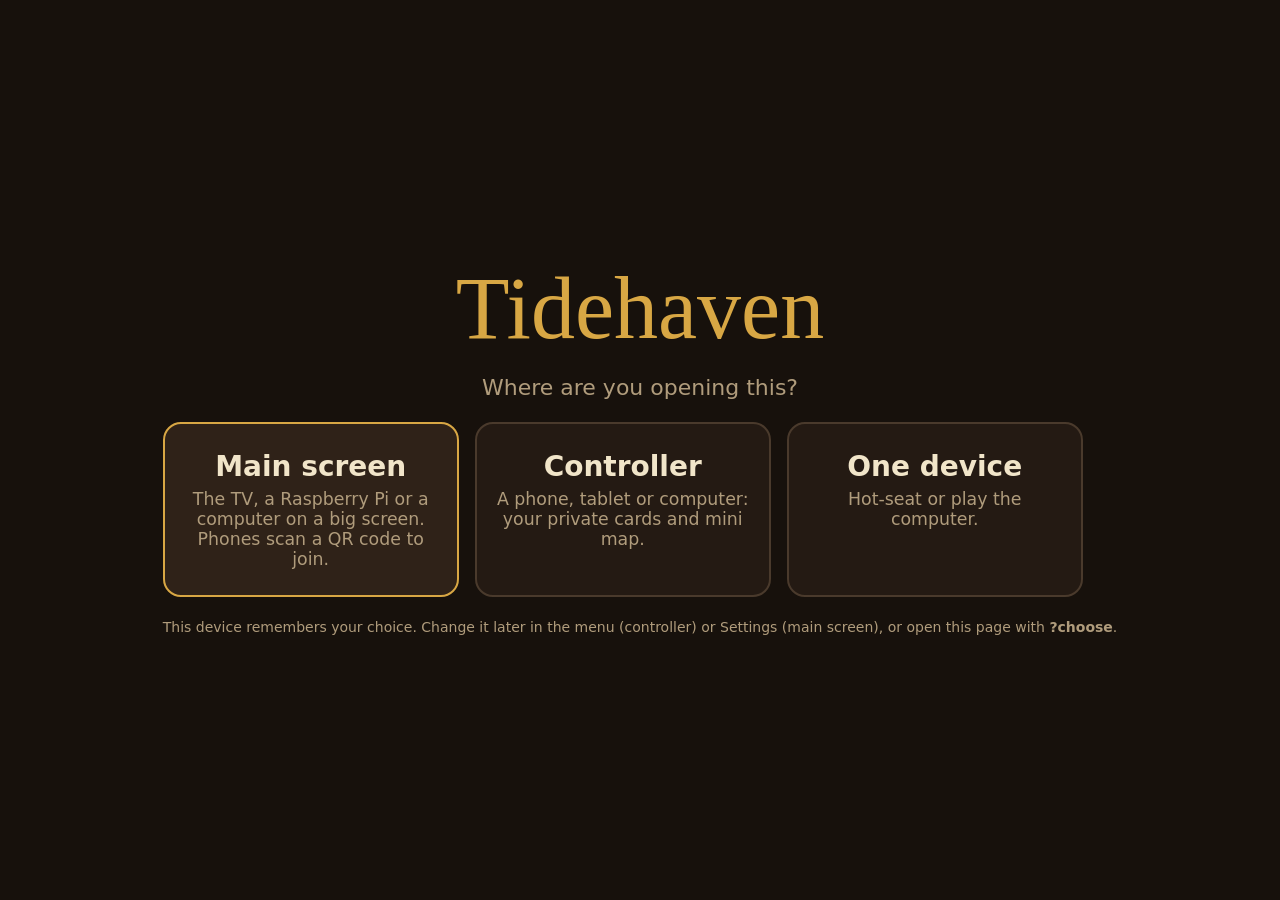
<file: game/index.html>
<!DOCTYPE html>
<html lang="en"><head><meta charset="utf-8"><meta name="viewport" content="width=device-width, initial-scale=1, viewport-fit=cover">
<title>Tidehaven</title>
<script>(function(){try{var r=localStorage.getItem("tidehaven.role"),c=/[?&]choose/.test(location.search);if(!c&&(r==="tv"||r==="pad"))location.replace((r==="tv"?"tv.html":"pad.html")+location.search.replace(/[?&]choose/,""));}catch(e){}})();</script><link rel="manifest" href="manifest.webmanifest"><meta name="theme-color" content="#17110c">
<link rel="apple-touch-icon" href="icons/apple-touch-icon.png?v=2"><link rel="icon" href="icons/icon-192.png?v=2">
<style>
*{box-sizing:border-box}html,body{margin:0;min-height:100%;background:#17110c;color:#f1e5c9;font-family:"Alegreya Sans","Gill Sans","Segoe UI",system-ui,sans-serif}
main{min-height:100vh;display:grid;place-content:center;gap:22px;padding:28px;text-align:center}
h1{font:400 clamp(44px,8vw,88px)/1 "IM Fell English SC",Georgia,serif;margin:0;color:#d8a744}
p{margin:0;color:#b09c7c;font-size:clamp(16px,2.4vw,22px)}
.row{display:grid;grid-template-columns:repeat(auto-fit,minmax(220px,1fr));gap:16px;width:min(920px,92vw)}
a{display:block;padding:26px 18px;border-radius:18px;background:#241a13;border:2px solid #4a3a2c;color:#f1e5c9;text-decoration:none;font-weight:800;font-size:clamp(20px,2.6vw,28px)}
a:hover,a:focus-visible{border-color:#d8a744;outline:none;background:#2f2218}
a small{display:block;margin-top:6px;font-weight:500;font-size:.62em;color:#b09c7c}
</style></head><body><main>
<h1>Tidehaven</h1><p>Where are you opening this?</p>
<div class="row">
<a href="tv.html" autofocus data-role="tv">Main screen<small>The TV, a Raspberry Pi or a computer on a big screen. Phones scan a QR code to join.</small></a>
<a href="pad.html" data-role="pad">Controller<small>A phone, tablet or computer: your private cards and mini map.</small></a>
<a href="game.html">One device<small>Hot-seat or play the computer.</small></a>
</div><p style="font-size:14px">This device remembers your choice. Change it later in the menu (controller) or Settings (main screen), or open this page with <b>?choose</b>.</p></main>
<script>document.addEventListener("click",function(e){var a=e.target.closest("[data-role]");if(a){try{localStorage.setItem("tidehaven.role",a.dataset.role);}catch(x){}}});</script>
<script>if("serviceWorker" in navigator&&location.protocol!=="file:")navigator.serviceWorker.register("sw.js").catch(function(){});</script>
</body></html>
</file>
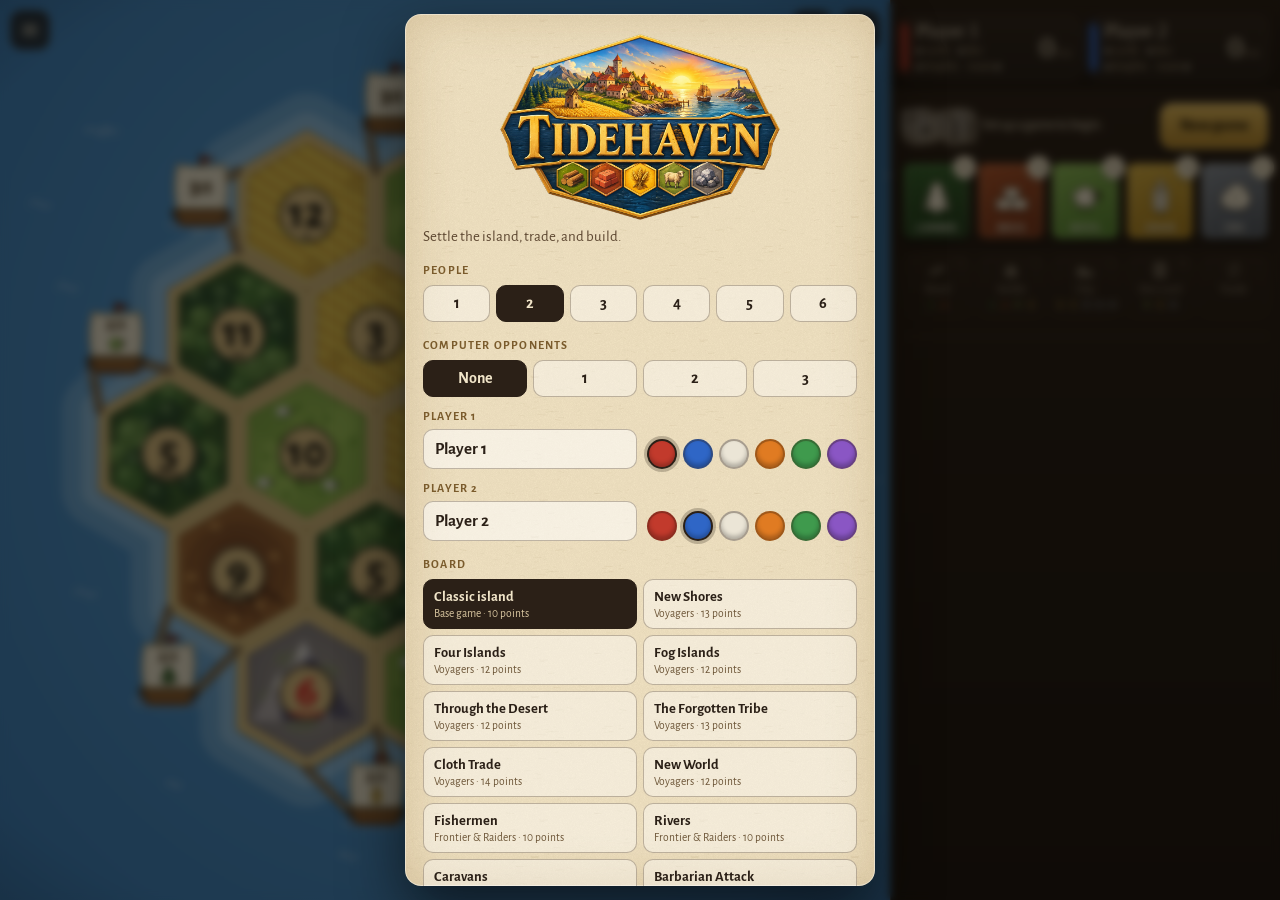
<file: game/game.html>
<!DOCTYPE html>
<html lang="en" data-view="flat">
<head>
<meta charset="utf-8">
<meta name="viewport" content="width=device-width, initial-scale=1, viewport-fit=cover">
<title>Tidehaven</title>
<link rel="preconnect" href="https://fonts.googleapis.com">
<link rel="preconnect" href="https://fonts.gstatic.com" crossorigin>
<link href="https://fonts.googleapis.com/css2?family=IM+Fell+English+SC&family=Alegreya+Sans:wght@400;500;700;800&display=swap" rel="stylesheet" media="print" onload="this.media='all'">
<noscript><link href="https://fonts.googleapis.com/css2?family=IM+Fell+English+SC&family=Alegreya+Sans:wght@400;500;700;800&display=swap" rel="stylesheet"></noscript>
<style>
:root{
  /* One visual world: a walnut games table at night. The 3D board fills the stage;
     a walnut rail with brass trim holds dice, hand and actions (bottom on phones, right side on wide screens). */
  --walnut:#17110c;
  --rail:#241a13;
  --line:#4a3a2c;
  --parchment:#f1e5c9;
  --paper:#eee0c0;
  --ink:#2b2017;
  --muted:#b09c7c;
  --brass:#d8a744;
  --brass-deep:#a87a24;
  --alert:#e0664a;
  --display:"IM Fell English SC","Iowan Old Style",Georgia,serif;
  --body:"Alegreya Sans","Gill Sans","Segoe UI",system-ui,sans-serif;
  --grain:none;
  color-scheme:dark;
}
*{box-sizing:border-box}
html,body{height:100%;margin:0;background:var(--walnut);color:var(--parchment);font-family:var(--body);-webkit-tap-highlight-color:transparent;overscroll-behavior:none}
body{overflow:hidden}
button{font:inherit;color:inherit;cursor:pointer;touch-action:manipulation;-webkit-user-select:none;user-select:none}
button:disabled{cursor:default}
button:focus-visible,input:focus-visible{outline:2px solid var(--brass);outline-offset:2px}
#app{position:fixed;inset:0;display:grid;grid-template-rows:auto minmax(0,1fr) auto;grid-template-areas:"scores" "stage" "rail"}

/* ---------- scores ---------- */
#scores{grid-area:scores;display:grid;grid-template-columns:1fr 1fr;gap:8px;padding:calc(8px + env(safe-area-inset-top)) max(10px,env(safe-area-inset-right)) 8px max(10px,env(safe-area-inset-left));background:linear-gradient(180deg,#2a1f17,#1d1610);border-bottom:1px solid var(--line);z-index:2}
.pc{position:relative;min-width:0;border-radius:12px;padding:6px 10px 7px 14px;background:rgba(255,255,255,.03);border:1px solid #3a2d22;display:grid;grid-template-columns:minmax(0,1fr) auto;gap:1px 8px;align-items:center;transition:border-color .3s,background .3s}
.pc::before{content:"";position:absolute;left:0;top:9px;bottom:9px;width:5px;border-radius:0 4px 4px 0;background:var(--pc);box-shadow:0 0 8px var(--pc)}
.pc.on{border-color:var(--brass);background:linear-gradient(180deg,rgba(216,167,68,.16),rgba(216,167,68,.04));box-shadow:0 0 0 1px rgba(216,167,68,.25),0 6px 18px rgba(0,0,0,.35)}
.pname{font-family:var(--display);font-size:19px;line-height:1.1;white-space:nowrap;overflow:hidden;text-overflow:ellipsis}
.vp{font-family:var(--display);font-size:30px;line-height:1;grid-row:span 2;text-align:right;font-variant-numeric:tabular-nums}
.vp small{font-size:13px;color:var(--muted);font-family:var(--body)}
.pstats{display:flex;gap:2px 9px;flex-wrap:wrap;font-size:12px;color:var(--muted);font-variant-numeric:tabular-nums}
.pstats b{color:var(--parchment);font-weight:700}
.badges{grid-column:1/-1;display:flex;gap:4px;flex-wrap:wrap;margin-top:3px}
.badge{font-size:10px;font-weight:800;letter-spacing:.06em;text-transform:uppercase;padding:2px 6px;border-radius:5px;background:var(--brass);color:#2b1d08}

/* ---------- stage ---------- */
#stage{grid-area:stage;position:relative;min-height:0;overflow:hidden;background:radial-gradient(ellipse at 50% 45%,#2a1d14,#120c08 75%)}
#stage::after{content:"";position:absolute;inset:0;pointer-events:none;z-index:1;background:radial-gradient(125% 100% at 50% 50%,transparent 56%,rgba(8,4,2,.34) 82%,rgba(6,3,1,.62) 100%)}
.stage-ui,#toast,#modechip,#barb,#ticker{z-index:3}
@media (min-width:900px) and (hover:hover){
  #stage::before{content:"";position:absolute;inset:0;pointer-events:none;z-index:1;-webkit-backdrop-filter:blur(3px);backdrop-filter:blur(3px);
    -webkit-mask-image:linear-gradient(to bottom,#000 0,transparent 15%,transparent 82%,#000 100%);mask-image:linear-gradient(to bottom,#000 0,transparent 15%,transparent 82%,#000 100%)}
  .calm #stage::before{display:none}
}
#gl{position:absolute;inset:0;width:100%;height:100%;display:block;touch-action:none;outline:none}
.stage-ui{position:absolute;top:10px;left:10px;right:10px;display:flex;justify-content:space-between;pointer-events:none}
.icon-btn{pointer-events:auto;width:40px;height:40px;border-radius:12px;border:1px solid rgba(240,220,180,.18);background:rgba(28,20,14,.72);backdrop-filter:blur(6px);-webkit-backdrop-filter:blur(6px);display:grid;place-items:center;color:var(--parchment)}
.icon-btn svg{width:20px;height:20px}
.ui-right{display:flex;gap:8px;pointer-events:none}
.flycard{position:fixed;left:0;top:0;width:28px;height:38px;border-radius:5px;z-index:30;pointer-events:none;box-shadow:0 3px 8px rgba(0,0,0,.5),inset 0 0 0 1px rgba(0,0,0,.35);display:grid;place-items:center;will-change:transform,opacity}
.flycard img{width:18px;height:18px;filter:drop-shadow(0 1px 0 rgba(0,0,0,.4))}
.undo{margin-left:8px;border:1px solid rgba(240,220,180,.32);background:rgba(240,220,180,.06);color:var(--parchment);border-radius:999px;padding:3px 11px;font-size:12px;font-weight:700;vertical-align:middle}
#toast{position:absolute;left:50%;top:14px;transform:translate(-50%,-8px);max-width:min(92%,520px);padding:9px 16px;border-radius:12px;background:var(--paper);background-image:var(--grain);color:var(--ink);font-weight:700;font-size:14.5px;line-height:1.3;text-align:center;box-shadow:0 10px 30px rgba(0,0,0,.45);opacity:0;pointer-events:none;transition:opacity .25s,transform .25s;z-index:3}
#toast.show{opacity:1;transform:translate(-50%,0)}
#modechip{position:absolute;left:50%;bottom:12px;transform:translateX(-50%);display:flex;align-items:center;gap:10px;padding:6px 6px 6px 14px;border-radius:999px;background:rgba(28,20,14,.85);border:1px solid var(--brass);font-size:14px;white-space:nowrap;z-index:3}
#modechip button{border:0;border-radius:999px;padding:6px 12px;background:var(--parchment);color:var(--ink);font-weight:800;font-size:13px}
#modechip button[hidden]{display:none}
#modetext{display:flex;align-items:center;gap:8px}
.kind{display:inline-flex;border:1px solid rgba(240,220,180,.3);border-radius:999px;overflow:hidden}
#modechip .kind button{border-radius:0;background:transparent;color:var(--parchment);padding:5px 10px}
#modechip .kind button.sel{background:var(--brass);color:#2a1b06}
#ticker{position:absolute;left:10px;bottom:12px;max-width:min(78%,460px);padding:6px 12px;border-radius:999px;border:1px solid rgba(240,220,180,.14);background:rgba(28,20,14,.66);backdrop-filter:blur(6px);-webkit-backdrop-filter:blur(6px);font-size:12.5px;color:var(--muted);white-space:nowrap;overflow:hidden;text-overflow:ellipsis;text-align:left}
#ticker b{color:var(--parchment);font-weight:600}
#nogl{position:absolute;inset:0;display:grid;place-items:center;padding:24px;text-align:center;color:var(--muted)}
#nogl[hidden],#modechip[hidden],#ticker[hidden]{display:none}

/* ---------- rail ---------- */
#rail{grid-area:rail;display:grid;gap:9px;align-content:start;padding:10px max(12px,env(safe-area-inset-right)) calc(10px + env(safe-area-inset-bottom)) max(12px,env(safe-area-inset-left));background:linear-gradient(180deg,#2b2017,#1d1610);border-top:1px solid var(--line);box-shadow:0 -12px 30px rgba(0,0,0,.45);z-index:2}
.r-top{display:grid;grid-template-columns:auto minmax(0,1fr) auto;align-items:center;gap:10px}
#msg{font-size:14px;line-height:1.25;color:var(--parchment)}
#msg .sub{display:block;color:var(--muted);font-size:12.5px}
.btn{border:1px solid #5a4636;background:linear-gradient(#3b2e23,#2a2019);color:var(--parchment);border-radius:12px;padding:10px 14px;font-weight:700;font-size:15px}
.btn:disabled{opacity:.45}
.btn.primary{border-color:#f0c96e;background:linear-gradient(#ecc15e,#b98a2c);color:#2a1b06;font-weight:800;box-shadow:inset 0 1px 0 rgba(255,255,255,.45),0 4px 12px rgba(0,0,0,.35)}
#primary{min-width:108px;height:46px;font-size:16px}
#primary.pulse:not(:disabled){animation:pulse 1.8s ease-in-out infinite}
@keyframes pulse{50%{box-shadow:inset 0 1px 0 rgba(255,255,255,.45),0 0 0 5px rgba(216,167,68,.22),0 4px 12px rgba(0,0,0,.35)}}

.dice{display:flex;gap:7px;padding-left:2px}
.die-wrap{width:30px;height:30px;perspective:260px}
.tilt{width:100%;height:100%;transform-style:preserve-3d;transform:rotateX(-16deg) rotateY(22deg)}
.die{width:30px;height:30px;position:relative;transform-style:preserve-3d}
.die.rolling{transition:transform 1s cubic-bezier(.12,.62,.22,1)}
.dice.idle{opacity:.45}
.face{position:absolute;inset:0;border-radius:6px;background:radial-gradient(circle at 32% 28%,#fffaf0,#e6d7b8);box-shadow:inset 0 0 0 1px rgba(60,40,20,.18),inset 0 -3px 6px rgba(120,90,50,.28);display:grid;grid-template:repeat(3,1fr)/repeat(3,1fr);padding:4px;backface-visibility:hidden;-webkit-backface-visibility:hidden}
.face i{width:5.5px;height:5.5px;border-radius:50%;background:#231b14;place-self:center}
.f1{transform:translateZ(15px)}.f6{transform:rotateY(180deg) translateZ(15px)}.f3{transform:rotateY(90deg) translateZ(15px)}.f4{transform:rotateY(-90deg) translateZ(15px)}.f2{transform:rotateX(90deg) translateZ(15px)}.f5{transform:rotateX(-90deg) translateZ(15px)}

.hand{display:grid;grid-template-columns:repeat(var(--hcols,5),minmax(0,1fr));gap:8px}
.hand.ck{gap:5px}
.hand.ck .card{height:54px}
.hand.ck .card img{width:24px;height:24px;margin-top:-12px}
.hand.ck .card .lbl{font-size:8.5px;letter-spacing:0}
.hand.ck .card .count{min-width:20px;height:20px;font-size:12px;right:-4px;top:-6px}
.card.com::after{border-style:dashed}
.card{position:relative;height:60px;border-radius:8px;background-image:var(--grain),linear-gradient(160deg,var(--c1),var(--c2));box-shadow:0 3px 0 rgba(0,0,0,.35),0 6px 14px rgba(0,0,0,.3),inset 0 0 0 1px rgba(0,0,0,.25);display:grid;place-items:center;overflow:visible}
.card::after{content:"";position:absolute;inset:3px;border-radius:6px;border:1px solid rgba(255,240,210,.35);pointer-events:none}
.card img{width:30px;height:30px;margin-top:-10px;filter:drop-shadow(0 1px 1px rgba(0,0,0,.4))}
.card .lbl{position:absolute;bottom:5px;left:0;right:0;text-align:center;font-size:10.5px;font-weight:800;letter-spacing:.05em;text-transform:uppercase;color:rgba(255,248,230,.92);text-shadow:0 1px 1px rgba(0,0,0,.5)}
.card .count{position:absolute;right:-6px;top:-7px;min-width:23px;height:23px;padding:0 5px;border-radius:12px;background:var(--parchment);color:var(--ink);font-weight:800;font-size:13.5px;display:grid;place-items:center;box-shadow:0 2px 5px rgba(0,0,0,.45);font-variant-numeric:tabular-nums}
.card.zero{filter:saturate(.25) brightness(.7)}
.card.zero .count{background:#7d6d58;color:#2a2018}
.card.bump{animation:bump .5s ease}
@keyframes bump{30%{transform:translateY(-6px) scale(1.06)}}

.devs{display:flex;gap:6px;overflow-x:auto;scrollbar-width:none}
.devs:empty{display:none}
.devs:not(:empty){min-height:38px;align-items:center}
.devchip{flex:none;display:flex;align-items:center;gap:6px;border:1px solid #6b5640;border-radius:9px;padding:6px 10px;background:var(--paper);background-image:var(--grain);color:var(--ink);font-weight:700;font-size:13px}
.devchip .n{font-family:var(--display);font-size:15px}
.devchip.new{opacity:.6}
.devchip.prog{border-color:var(--tc);box-shadow:inset 4px 0 0 var(--tc)}
.devchip em{font-style:normal;font-size:11px;color:#7a5b2c}
#evcard:empty{display:none}
#evcard:not(:empty){display:flex;margin:2px 0}
.evc{flex:1;min-width:0;display:flex;align-items:center;gap:10px;border:1px solid #6b5640;border-radius:10px;padding:6px 10px;background:var(--paper);background-image:var(--grain);color:var(--ink);text-align:left;font:inherit;font-size:13px;line-height:1.3;cursor:pointer}
.evc .num{flex:none;width:36px;height:36px;border-radius:50%;background:#e3c586;border:2px solid #222;display:grid;place-items:center;font-family:var(--display);font-size:19px;font-weight:700;color:#111}
.evc .num.hot{color:#b3261e}
.evc b{font-family:var(--display);font-size:15px;display:block}
.evc small{color:#6b5030;font-size:12px}
.tbc{border:1px solid #6b5640;border-radius:10px;padding:8px 10px;background:var(--paper);background-image:var(--grain);margin:6px 0}
.tbc b{font-family:var(--display);font-size:15px}
.tbc small{color:#7a5b2c;font-size:11.5px}
.tbc p{margin:3px 0 0;font-size:13.5px;line-height:1.35}
.tbcs{display:grid;gap:2px;margin:6px 0}
.fishtoks{display:flex;gap:6px;flex-wrap:wrap;margin:8px 0}
.fishtok{width:36px;height:36px;border-radius:50%;background:#7fb6c8;border:2px solid #2b5666;display:grid;place-items:center;font-weight:800;font-size:16px;color:#10303a}
.fishtok.boot{border-radius:9px;background:#6b5640;border-color:#2b1d0e;color:#fff;font-size:11px;width:44px}

.builds{display:grid;grid-template-columns:repeat(var(--cols,5),minmax(0,1fr));gap:6px}
.bbtn{position:relative;border:1px solid #4d3d2f;background:linear-gradient(#382b21,#281f18);border-radius:11px;padding:6px 2px 5px;display:flex;flex-direction:column;align-items:center;gap:2px;min-width:0}
.bbtn svg{width:20px;height:20px;color:var(--parchment)}
.bbtn .bl{font-size:12px;font-weight:700;white-space:nowrap}
.bbtn .cost{display:flex;gap:1px;height:12px}
.bbtn .cost img{width:12px;height:12px}
.bbtn .left{position:absolute;top:3px;right:5px;font-size:10px;color:var(--muted);font-variant-numeric:tabular-nums}
.bbtn.on{border-color:var(--brass);background:linear-gradient(#5a4322,#3a2b17);box-shadow:0 0 0 2px rgba(216,167,68,.35)}
.bbtn:disabled{opacity:.38}

/* ---------- sheets ---------- */
#ov{position:fixed;inset:0;z-index:20;display:none;align-items:center;justify-content:center;padding:calc(14px + env(safe-area-inset-top)) 14px calc(14px + env(safe-area-inset-bottom));background:rgba(8,5,3,.6);backdrop-filter:blur(4px);-webkit-backdrop-filter:blur(4px)}
#ov.show{display:flex}
#ov.opaque{background:radial-gradient(ellipse at 50% 40%,#2e2117,#120c08 80%)}
.sheet{width:min(470px,100%);max-height:100%;overflow:auto;background-color:var(--paper);background-image:var(--grain);color:var(--ink);border-radius:16px;padding:20px 18px 16px;box-shadow:0 24px 60px rgba(0,0,0,.6),inset 0 0 0 1px rgba(255,255,255,.4),inset 0 0 50px rgba(130,90,30,.22)}
.enter{animation:rise .22s ease-out}
@keyframes rise{from{transform:translateY(10px);opacity:0}}
.sheet h2{font-family:var(--display);font-weight:400;font-size:28px;line-height:1.05;margin:0 0 6px;text-wrap:balance}
.sheet h3{font-size:12px;letter-spacing:.1em;text-transform:uppercase;color:#7a5b2c;margin:16px 0 8px}
.sheet p{margin:0 0 10px;font-size:15.5px;line-height:1.4}
.sheet .lead{color:#5c4630}
.sheet .btn{background:linear-gradient(#4a3829,#2f241b)}
.sheet .btn.primary{background:linear-gradient(#ecc15e,#b98a2c)}
.sheet .btn.ghost{background:transparent;border-color:rgba(60,40,20,.35);color:var(--ink)}
.btns{display:flex;gap:8px;margin-top:16px;flex-wrap:wrap}
.btns .btn{flex:1;min-width:120px}
.brand h1{font-family:var(--display);font-weight:400;font-size:46px;margin:0;line-height:1;letter-spacing:.01em}
.brand .tag{font-size:15px;color:#5c4630;margin:6px 0 4px}
.brand-logo{display:block;width:min(280px,78%);height:auto;margin:0 auto}
.note.declined{background:#f6d9d3;border:2px solid #b3261e;color:#7a1710;border-radius:12px;padding:10px 12px;margin:8px 0;font-size:15px}
.note.declined b{display:block;font-size:17px;margin-bottom:2px}
.seat{display:grid;grid-template-columns:1fr auto;gap:6px 10px;align-items:end;margin-top:12px}
.seat label{grid-column:1/-1;font-size:12px;letter-spacing:.1em;text-transform:uppercase;color:#7a5b2c;font-weight:700}
.seat input{width:100%;font:600 17px var(--body);color:var(--ink);background:rgba(255,255,255,.55);border:1px solid rgba(60,40,20,.3);border-radius:10px;padding:9px 11px}
.sw{display:flex;gap:6px}
.sw button{width:30px;height:30px;border-radius:50%;border:2px solid rgba(40,25,10,.35);background:var(--c);box-shadow:inset 0 -3px 4px rgba(0,0,0,.25)}
.sw button.sel{border-color:var(--ink);box-shadow:0 0 0 3px rgba(43,32,23,.25),inset 0 -3px 4px rgba(0,0,0,.25)}
.seg{display:flex;gap:6px}
.scen{display:grid;grid-template-columns:repeat(2,minmax(0,1fr));gap:6px}
.scen button{text-align:left;border:1px solid rgba(60,40,20,.3);background:rgba(255,255,255,.4);border-radius:10px;padding:8px 10px;color:var(--ink);display:grid;gap:1px}
.scen button b{font-size:14.5px}
.scen button span{font-size:11.5px;color:#6d5638}
.scen button.sel{background:var(--ink);color:var(--parchment);border-color:var(--ink)}
.scen button.sel span{color:#d9c6a0}
.scen-sub{font-size:13.5px!important;margin-top:8px!important}
.seg button{flex:1;border:1px solid rgba(60,40,20,.3);background:rgba(255,255,255,.4);border-radius:10px;padding:8px;font-weight:700;color:var(--ink)}
.seg button.sel{background:var(--ink);color:var(--parchment);border-color:var(--ink)}
.check{display:flex;gap:10px;align-items:flex-start;margin-top:14px;font-size:15px;line-height:1.35}
.check[hidden]{display:none}
.check input{width:20px;height:20px;margin:1px 0 0;accent-color:#7a5b2c;flex:none}
.tabs{display:flex;gap:6px;margin:4px 0 6px}
.tabs button{flex:1;border:1px solid rgba(60,40,20,.3);background:rgba(255,255,255,.35);border-radius:10px;padding:8px;font-weight:700;color:var(--ink)}
.tabs button.sel{background:var(--ink);color:var(--parchment)}
.pick{display:grid;grid-template-columns:repeat(5,minmax(0,1fr));gap:6px}
.rt{border:1px solid rgba(60,40,20,.28);background:rgba(255,255,255,.45);border-radius:10px;padding:6px 2px;display:flex;flex-direction:column;align-items:center;gap:2px;color:var(--ink);min-width:0}
.rt img{width:30px;height:30px}
.rt .rate{font-weight:800;font-size:14px;font-variant-numeric:tabular-nums}
.rt .have{font-size:11px;color:#6d5638}
.rt.sel{background:var(--ink);color:var(--parchment);border-color:var(--ink)}
.rt.sel .have{color:#d9c6a0}
.rt:disabled{opacity:.35}
.stps{display:grid;grid-template-columns:repeat(5,minmax(0,1fr));gap:6px}
.stp{display:flex;flex-direction:column;align-items:center;gap:4px;border:1px solid rgba(60,40,20,.22);border-radius:10px;padding:6px 2px;background:rgba(255,255,255,.35);min-width:0}
.stp img{width:28px;height:28px}
.stp .have{font-size:11px;color:#6d5638}
.stp-ctl{display:flex;align-items:center;gap:2px}
.stp-ctl button{width:26px;height:26px;border-radius:8px;border:1px solid rgba(60,40,20,.3);background:rgba(255,255,255,.6);font-weight:800;color:var(--ink);padding:0;line-height:1}
.stp-ctl button:disabled{opacity:.3}
.stp-ctl b{min-width:16px;text-align:center;font-size:16px;font-variant-numeric:tabular-nums}
.offer{display:flex;align-items:center;justify-content:center;gap:10px;flex-wrap:wrap;margin:12px 0;padding:12px;border-radius:12px;background:rgba(255,255,255,.4)}
.offer .side{display:flex;gap:4px;flex-wrap:wrap;justify-content:center}
.offer .side span{display:flex;align-items:center;gap:2px;font-weight:800}
.offer .side img{width:26px;height:26px}
.offer .arrow{font-family:var(--display);font-size:20px;color:#7a5b2c}
.hist{display:flex;gap:3px;height:112px;margin:12px 0 2px;padding:6px 4px 0;border-radius:10px;background:rgba(255,255,255,.35)}
.hb{flex:1;display:flex;flex-direction:column;min-width:0}
.hb .plot{position:relative;flex:1}
.hb .plot i{position:absolute;left:14%;right:14%;bottom:0;background:#b9873c;border-radius:3px 3px 0 0;min-height:1px}
.hb .plot i.seven{background:#8e3a2c}
.hb .plot u{position:absolute;left:2%;right:2%;height:0;border-top:2px solid #2a1d0e;opacity:.85}
.hb .hv{position:absolute;left:0;right:0;text-align:center;font-size:10px;font-weight:800;color:#4a3720;line-height:1}
.hb b{font-size:11px;text-align:center;padding:3px 0 2px;color:#4a3720}
.hist-key{font-size:12px;color:#6d5638;margin:4px 0}
.hist-key i{display:inline-block;width:10px;height:10px;background:#b9873c;border-radius:2px;vertical-align:-1px}
.hist-key u{display:inline-block;width:14px;border-top:2px solid #2a1d0e;vertical-align:3px;text-decoration:none}
.luck.good{color:#2b6b32;font-weight:800}.luck.bad{color:#9a3326;font-weight:800}
.rec{margin:18px 0 4px;padding:8px 12px;border-radius:12px;background:rgba(255,255,255,.4);text-align:center}
.rec b{display:block;font-family:var(--display);font-size:20px;color:#3d2a12}
.rec span{font-size:12.5px;color:#6d5638}
.note{font-size:13.5px;color:#7a3a22;margin-top:8px}
.menu{display:grid;gap:8px;margin-top:10px}
.menu .btn{text-align:left}
.loglist{list-style:none;padding:0;margin:8px 0 0;display:grid;gap:4px;font-size:14.5px}
.loglist li{padding:5px 0;border-bottom:1px solid rgba(60,40,20,.14)}
.loglist .t{color:#8a6c42;font-size:12px;margin-right:6px;font-variant-numeric:tabular-nums}
.rules dl{margin:0;display:grid;gap:8px}
.rules dt{font-weight:800;font-size:14px;color:#5a3e1c}
.rules dd{margin:0 0 4px;font-size:14.5px;line-height:1.4}
.costs{display:grid;gap:6px;margin:4px 0}
.costs div{display:flex;align-items:center;gap:8px;font-size:14.5px}
.costs div span{min-width:96px;font-weight:700}
.costs img{width:20px;height:20px}
.score-table{width:100%;border-collapse:collapse;font-size:14.5px;margin-top:8px;font-variant-numeric:tabular-nums}
.score-table th,.score-table td{padding:6px 4px;border-bottom:1px solid rgba(60,40,20,.15);text-align:right}
.score-table th:first-child,.score-table td:first-child{text-align:left}
.score-table tr.total td{font-weight:800;font-size:16px}

/* guilds & garrisons */
.track{border:1px solid rgba(60,40,20,.2);border-left:5px solid var(--tc);border-radius:10px;padding:10px 12px;margin-top:10px;background:rgba(255,255,255,.35);display:grid;gap:6px}
.track-h{display:flex;align-items:center;gap:8px}.track-h b{font-size:16px}.track-h img{width:22px;height:22px}
.track-h span{margin-left:auto;display:flex;gap:4px}.track-h i{width:14px;height:14px;border-radius:50%;border:2px solid var(--tc);background:transparent}
.track-h i.on{background:var(--tc)}.track-h i.ab{outline:2px dotted rgba(60,40,20,.35);outline-offset:1px}.track-h i.mt{border-radius:3px}
.track-d{font-size:13.5px!important;margin:0!important;color:#4d3a25}
.track .btn{font-size:14px;padding:8px 10px}
.stps8{grid-template-columns:repeat(4,minmax(0,1fr))!important}
.imps{display:inline-flex;gap:3px}.imps i{font-style:normal;min-width:16px;height:16px;border-radius:4px;background:var(--tc);color:#fff;font-size:11px;font-weight:800;display:inline-grid;place-items:center}
.btn.tog{display:grid;gap:2px;text-align:left;background:rgba(255,255,255,.4)!important;color:var(--ink);border-color:rgba(60,40,20,.3)}
.btn.tog span{font-size:12.5px;font-weight:500;color:#6d5638}
.btn.tog.on{background:var(--ink)!important;color:var(--parchment);border-color:var(--ink)}.btn.tog.on span{color:#d9c6a0}
.btn.tog b::before{content:"☐ ";}.btn.tog.on b::before{content:"☑ ";}
#barb{position:absolute;right:10px;bottom:12px;display:flex;align-items:center;gap:8px;padding:6px 12px;border-radius:999px;background:rgba(28,20,14,.78);border:1px solid rgba(240,220,180,.18);font-size:12px;color:var(--muted);z-index:2;max-width:60%}
#barb[hidden]{display:none}
#barb .bship svg{width:18px;height:18px;color:#d9573f;display:block}
#barb .btrack{display:flex;gap:3px}#barb .btrack i{width:7px;height:7px;border-radius:50%;background:rgba(240,220,180,.18)}#barb .btrack i.on{background:#d9573f}
#barb b{color:var(--parchment)}
.die.red .face{background:radial-gradient(circle at 32% 28%,#e8584a,#a82a20)}.die.red .face i{background:#fff3e6}
.die.event .face{background:radial-gradient(circle at 32% 28%,#fffaf0,#e6d7b8);display:grid;place-items:center;padding:3px}
.evf svg{width:20px;height:20px;display:block}.evf.ship{color:#3a2a1c}
@media (max-width:520px){#barb .bnum{display:none}#barb{top:14px;bottom:auto;left:58px;right:auto;padding:5px 10px}}
@media (min-width:900px) and (min-aspect-ratio:1/1){.hand.ck .card{height:66px}.hand.ck .card .lbl{font-size:9.5px}}

/* gate (pass the device) */
.gate{width:min(440px,100%);text-align:center;color:var(--parchment)}
.gate .eyebrow{font-size:12px;letter-spacing:.16em;text-transform:uppercase;color:var(--brass);margin:0 0 6px}
.gate h1{font-family:var(--display);font-weight:400;font-size:clamp(40px,12vw,64px);line-height:1;margin:0 0 10px;text-wrap:balance}
.gate .why{font-size:17px;margin:0 0 16px;color:var(--parchment)}
.rail-log{display:none}
.gate .recap{list-style:none;padding:12px 14px;margin:0 0 20px;border-radius:12px;background:rgba(255,255,255,.05);border:1px solid rgba(240,220,180,.12);text-align:left;font-size:14px;color:var(--muted);display:grid;gap:4px}
.gate .recap:empty{display:none}
.gate .btn{width:100%;height:54px;font-size:17px}

@media (min-width:900px) and (min-aspect-ratio:1/1){
  #app{grid-template-columns:minmax(0,1fr) 390px;grid-template-rows:auto minmax(0,1fr);grid-template-areas:"stage scores" "stage rail"}
  #scores{border-bottom:0;border-left:1px solid var(--line);padding-top:14px}
  #rail{border-top:0;border-left:1px solid var(--line);box-shadow:none;overflow:auto;gap:14px;padding-top:14px}
  .card{height:76px}
  .card img{width:36px;height:36px}
  .rail-log{display:grid;gap:0;list-style:none;margin:6px 0 0;padding:12px 0 0;border-top:1px solid var(--line);font-size:13.5px;color:var(--muted)}
  .rail-log li{padding:5px 0;border-bottom:1px solid rgba(240,220,180,.06);line-height:1.3}
  .rail-log li:first-child{color:var(--parchment)}
  .rail-log .t{font-size:11px;letter-spacing:.06em;text-transform:uppercase;color:#8a7558;margin-right:6px}
  #ticker{display:none}
}
@media (max-width:370px){
  .bbtn .bl{font-size:10.5px}
  .pname{font-size:16px}
  .vp{font-size:26px}
}
@media (prefers-reduced-motion:reduce){
  .die.rolling{transition-duration:.15s}
  #primary.pulse{animation:none}
  .enter{animation:none}
}
</style>
<link rel="manifest" href="manifest.webmanifest">
<meta name="theme-color" content="#17110c">
<meta name="mobile-web-app-capable" content="yes">
<meta name="apple-mobile-web-app-capable" content="yes">
<meta name="apple-mobile-web-app-status-bar-style" content="black-translucent">
<link rel="apple-touch-icon" href="icons/apple-touch-icon.png?v=2">
<link rel="icon" href="icons/icon-192.png?v=2">
<link rel="stylesheet" href="css/padtv.css">
</head>
<body>
<div id="app">
  <header id="scores" aria-label="Scores"></header>
  <main id="stage">
    <svg id="mini" role="application" aria-label="Game board. Drag to pan, pinch to zoom, tap glowing spots to build."></svg>
    <div class="stage-ui">
      <button class="icon-btn" data-act="menu" aria-label="Menu"><svg viewBox="0 0 24 24" fill="none" stroke="currentColor" stroke-width="2" stroke-linecap="round"><path d="M4 7h16M4 12h16M4 17h16"/></svg></button>
      <div class="ui-right"><button class="icon-btn" data-act="hint" aria-label="Show a hint"><svg viewBox="0 0 24 24" fill="none" stroke="currentColor" stroke-width="2" stroke-linecap="round" stroke-linejoin="round"><path d="M9 18h6M10 21h4M12 3a6 6 0 0 0-3.5 10.9c.7.6 1 1.3 1 2.1h5c0-.8.3-1.5 1-2.1A6 6 0 0 0 12 3z"/></svg></button><button class="icon-btn" data-act="resetview" aria-label="Reset the camera"><svg viewBox="0 0 24 24" fill="none" stroke="currentColor" stroke-width="2" stroke-linecap="round" stroke-linejoin="round"><path d="M3 12a9 9 0 1 0 3-6.7"/><path d="M3 4v5h5"/></svg></button></div>
    </div>
    <div id="toast" role="status" aria-live="polite"></div>
    <div id="modechip" hidden><span id="modetext"></span><button data-act="skip" hidden>Skip</button><button data-act="cancelmode">Cancel</button></div>
    <div id="barb" hidden></div>
    <button id="ticker" data-act="log" aria-label="Open the game log"></button>
  </main>
  <section id="rail" aria-label="Your turn">
    <div class="r-top">
      <div class="dice idle" id="dice" aria-label="Dice"></div>
      <div id="msg" aria-live="polite"></div>
      <button id="primary" class="btn primary"></button>
    </div>
    <div id="evcard"></div>
    <div class="hand" id="hand" aria-label="Your cards"></div>
    <div class="devs" id="devs" aria-label="Your development cards"></div>
    <div class="builds" id="builds"></div>
    <ol class="rail-log" id="railLog" aria-label="Recent events"></ol>
  </section>
</div>
<div id="ov" role="dialog" aria-modal="true"></div>

<script src="js/engine.js"></script>
<script src="js/ck.js"></script>
<script src="js/tb.js"></script>
<script src="js/tbba.js"></script>
<script src="js/stats.js"></script>
<script src="js/padcore.js"></script>
<script src="js/sound.js"></script>
<script src="js/padstubs.js"></script>
<script src="js/ckui.js"></script>
<script src="js/tbui.js"></script>
<script src="js/ai.js"></script>
<script src="js/feel.js"></script>
<script src="js/ui.js"></script>
<script src="js/minimap.js"></script>
<script>
(function(){
  PAD.hook=function(){try{Mini.render();}catch(e){console.error("mini",e);}};
  Mini.bind(document.getElementById("mini"));
  ACT.resetview=function(){Mini.fit();};
  ACT.hint=function(){
    if(!G||G.preview||G.winner!=null){return;}
    var h=null;try{h=hintCompute(aiOn()?humanP():G.cur);}catch(e){}
    if(!h){toast("No suggestion right now.",2000);return;}
    Mini.setHint(h);toast(h.text,5600);setTimeout(function(){Mini.setHint(null);},7000);};
  Feel.hint=ACT.hint;Feel.flyProduction=function(){};
  refresh();
})();
</script>
<script>if("serviceWorker" in navigator&&location.protocol!=="file:")navigator.serviceWorker.register("sw.js").catch(function(){});</script>
</body>
</html>
</file>
<file: game/css/padtv.css>
/* ====== shared sheet extras ====== */
.dotc{display:inline-block;width:14px;height:14px;border-radius:50%;background:var(--c);box-shadow:0 0 0 2px rgba(255,255,255,.6);vertical-align:-2px;margin-right:6px}
.btns.col{flex-direction:column}
.roster{list-style:none;margin:10px 0 0;padding:0;display:grid;gap:8px}
.roster li{display:grid;grid-template-columns:auto 1fr auto;align-items:center;gap:10px;padding:10px 12px;border-radius:12px;background:rgba(255,255,255,.45);color:#3a2a14;font-weight:700}
.roster li i{width:16px;height:16px;border-radius:50%;background:var(--c);box-shadow:0 0 0 2px rgba(255,255,255,.7)}
.roster li b{font-size:.8em;font-weight:700;color:#8a6f45}
.roster li.on b{color:#2b6b32}
.spin{width:38px;height:38px;margin:16px auto 4px;border-radius:50%;border:4px solid rgba(60,40,20,.2);border-top-color:#a87a24;animation:spn 1s linear infinite}
@keyframes spn{to{transform:rotate(360deg)}}

/* ====== phone ====== */
html[data-role=pad] #mini,html[data-role=tv] #mini,html[data-view=flat] #mini{position:absolute;inset:0;width:100%;height:100%;display:block;touch-action:none;user-select:none;-webkit-user-select:none;background:radial-gradient(ellipse at 50% 45%,#5aa5dd 0%,#4b94cf 55%,#3b82c2 100%)}
html[data-role=pad] #stage::before,html[data-role=tv] #stage::before,html[data-view=flat] #stage::before{display:none}
html[data-role=pad] .mn,html[data-role=tv] .mn,html[data-view=flat] .mn{font-family:Teko,"Roboto Condensed","sans-serif-condensed","Arial Narrow","Alegreya Sans",system-ui,sans-serif;font-size:.56px;font-weight:700;text-anchor:middle;fill:#0d0d0d;pointer-events:none}
html[data-role=pad] .mn.s,html[data-role=tv] .mn.s,html[data-view=flat] .mn.s{font-size:.38px}
html[data-role=pad] .mn.hot,html[data-role=tv] .mn.hot,html[data-view=flat] .mn.hot{fill:#e0161d}
html[data-role=pad] .mt,html[data-role=tv] .mt,html[data-view=flat] .mt{font-family:var(--body),system-ui,sans-serif;font-size:.2px;font-weight:800;text-anchor:middle;fill:#2b2017;pointer-events:none}
html[data-role=pad] .mt.dim,html[data-role=tv] .mt.dim,html[data-view=flat] .mt.dim{fill:#3b3b3b;opacity:.65;font-size:.22px}
html[data-role=pad] .mq,html[data-role=tv] .mq,html[data-view=flat] .mq{font-family:var(--display),serif;font-size:.8px;text-anchor:middle;fill:#e5e7eb;opacity:.8;pointer-events:none}
html[data-role=pad] .mh,html[data-role=tv] .mh,html[data-view=flat] .mh{font-family:var(--body),system-ui,sans-serif;font-size:.19px;font-weight:800;text-anchor:middle;fill:#3b2a14;pointer-events:none}
html[data-role=pad] .mk1,html[data-role=tv] .mk1,html[data-view=flat] .mk1{font-family:var(--body),system-ui,sans-serif;font-size:.2px;font-weight:800;text-anchor:middle;fill:#111;pointer-events:none}
html[data-role=pad] .pulse,html[data-role=tv] .pulse,html[data-view=flat] .pulse{transform-box:fill-box;transform-origin:center;animation:mkp 1.1s ease-in-out infinite}
@keyframes mkp{0%,100%{transform:scale(1)}50%{transform:scale(1.22)}}
html[data-role=pad] .mk,html[data-role=tv] .mk,html[data-view=flat] .mk{cursor:pointer}
html[data-role=pad] .pc.me .pname::after{content:"YOU";margin-left:6px;font-size:10px;letter-spacing:.08em;background:var(--brass);color:#2a1b06;border-radius:4px;padding:1px 5px;vertical-align:2px;font-family:var(--body)}
.padcode{display:block;width:100%;margin:12px 0 4px;padding:14px;border-radius:12px;border:2px solid #b79d66;background:#fff8e6;color:#2b2017;font:800 34px/1 var(--body),system-ui,sans-serif;letter-spacing:.35em;text-align:center;text-transform:uppercase}
html[data-role=pad] .stage-ui .icon-btn[data-act=resetview]{display:grid}

/* ====== TV ====== */
html[data-role=tv] .stage-ui,html[data-role=tv] #hand,html[data-role=tv] #devs,html[data-role=tv] #builds,
html[data-role=tv] #primary,html[data-role=tv] #modechip,html[data-role=tv] .undo,html[data-role=tv] #ticker{display:none!important}
html[data-role=tv] #msg{font-size:24px;line-height:1.25}
html[data-role=tv] #msg .sub{font-size:16px;margin-top:6px;opacity:.85}
html[data-role=tv] .rail-log{font-size:15px}
html[data-role=tv] .sheet .btns{display:none}
html[data-role=tv] .sheet.tvlobby{max-width:min(1120px,94vw);width:min(1120px,94vw);display:grid;grid-template-columns:auto 1fr;gap:clamp(18px,3vw,48px);align-items:center;padding:clamp(18px,3vw,40px)}
.tvlobby h1{font-family:var(--display);font-size:clamp(40px,6vw,76px);margin:0 0 4px;color:#2b2017}
.tl-tag{font-size:clamp(18px,2.2vw,28px);margin:0 0 14px;color:#4a3720;font-weight:700}
.tl-qr{display:inline-block;padding:10px;background:#fff;border-radius:18px;box-shadow:0 6px 24px rgba(0,0,0,.25)}
.tl-qr svg{display:block;width:min(36vh,34vw,320px);height:auto}
.tl-code{margin:14px 0 0;font-size:clamp(16px,1.9vw,24px);color:#4a3720;line-height:1.5;word-break:break-all}
.tl-code b{font-family:var(--display);font-size:1.7em;letter-spacing:.2em;color:#2b2017}
.tl-warn{margin:10px 0 0;padding:8px 12px;border-radius:10px;background:#f3d4c6;color:#7a2a18;font-weight:700}
.tl-right h2{font-family:var(--display);font-size:clamp(24px,3vw,38px);margin:0 0 6px;color:#2b2017}
.tl-note{margin:16px 0 0;font-size:clamp(15px,1.7vw,21px);color:#4a3720}
.tvlobby .roster li{font-size:clamp(18px,2.2vw,28px);padding:14px 16px}
.tvlobby .roster li b{font-size:.62em}
#tvlink{position:fixed;left:14px;bottom:14px;z-index:6;pointer-events:none}
.tvl{display:flex;gap:12px;align-items:center;padding:8px 12px 8px 8px;border-radius:14px;background:rgba(20,12,6,.72);border:1px solid #4a3a2c;color:var(--parchment)}
.tvl.warn{background:rgba(110,28,18,.94);border-color:#e0664a;padding:12px 16px 12px 12px}
.tvl .qr{display:block;border-radius:8px}
.tvl-t b{display:block;font-size:15px}
.tvl.warn .tvl-t b{font-size:22px}
.tvl-dots{display:flex;gap:10px;margin-top:4px;font-size:13px;opacity:.95}
.tvl-dots span{display:flex;align-items:center;gap:5px}.tvl-dots span.off{opacity:.55}
.tvl-dots i{width:10px;height:10px;border-radius:50%;background:var(--c)}
.tvl small{display:block;margin-top:4px;font-size:15px;opacity:.9}
@media (max-width:720px){html[data-role=tv] .sheet.tvlobby{grid-template-columns:1fr}}

/* ====== TV: board full screen, small floating overlays ====== */
/* join QR: small corner card instead of a full-screen sheet */
html[data-role=tv] .tvl.warn{padding:8px 12px 8px 8px;gap:10px}
html[data-role=tv] .tvl.warn .tvl-t b{font-size:16px}
html[data-role=tv] .tvl small{font-size:12px}
/* native app WebView renders at 2x density: keep the join card small */
html[data-role=tv] #nogl{display:none!important}

/* ====== 3-6 players ====== */
#scores[data-n="3"]{grid-template-columns:repeat(3,minmax(0,1fr))}
#scores[data-n="4"]{grid-template-columns:repeat(2,minmax(0,1fr))}
#scores[data-n="5"],#scores[data-n="6"]{grid-template-columns:repeat(3,minmax(0,1fr))}
html.manyp #scores .pc{padding:4px 6px 5px 11px;gap:0 6px}
html.manyp #scores .pname{font-size:14px}
html.manyp #scores .vp{font-size:21px}
html.manyp #scores .vp small{font-size:10px}
html.manyp #scores .pstats{font-size:10px;gap:0 6px}
html.manyp #scores .pstats span:nth-child(n+2){display:none}
html.manyp #scores .badge{font-size:8px;padding:1px 4px}
html[data-role=tv] .tvl-dots{flex-wrap:wrap;max-width:230px;gap:2px 8px}
html[data-role=tv] .tvl.warn .tvl-t b{max-width:230px}


/* ====== TV: one column down the right (scores, dice and status, QR) ====== */
html[data-role=tv]{--col:clamp(200px,15vw,270px)}
html[data-role=tv] #app{display:grid!important;grid-template-columns:minmax(0,1fr) var(--col);grid-template-rows:auto minmax(0,1fr);grid-template-areas:"stage scores" "stage rail"}
html[data-role=tv] #stage{grid-area:stage;position:relative;inset:auto;width:auto;height:auto;min-height:0}
html[data-role=tv] #scores{grid-area:scores;display:flex!important;flex-direction:column;gap:8px;position:static;max-width:none;margin:0;padding:12px;border:0;border-left:1px solid var(--line);background:linear-gradient(180deg,#2a1f17,#1d1610);pointer-events:none}
html[data-role=tv] #scores .pc{padding:7px 10px 7px 14px}
html[data-role=tv] #scores .pname{font-size:19px}
html[data-role=tv] #scores .vp{font-size:26px}
html[data-role=tv] #scores .pstats{font-size:11px;gap:0 7px}
html[data-role=tv].manyp #scores .pstats span{display:inline}
html[data-role=tv] #scores[data-n="5"] .pc,html[data-role=tv] #scores[data-n="6"] .pc{padding:3px 8px 3px 12px}
html[data-role=tv] #scores[data-n="5"] .pname,html[data-role=tv] #scores[data-n="6"] .pname{font-size:15px}
html[data-role=tv] #scores[data-n="5"] .vp,html[data-role=tv] #scores[data-n="6"] .vp{font-size:20px}
html[data-role=tv] #scores[data-n="5"] .pstats span:nth-child(n+3),html[data-role=tv] #scores[data-n="6"] .pstats span:nth-child(n+3){display:none}
html[data-role=tv] #scores[data-n="5"] .badges,html[data-role=tv] #scores[data-n="6"] .badges{display:none}
html[data-role=tv] #rail{grid-area:rail;position:static;transform:none;display:flex!important;flex-direction:column;gap:10px;width:auto;max-width:none;margin:0;padding:12px;border:0;border-left:1px solid var(--line);border-top:1px solid var(--line);border-radius:0;box-shadow:none;background:linear-gradient(180deg,#1d1610,#150f0a);overflow:hidden;pointer-events:none}
html[data-role=tv] #rail .r-top{display:grid;grid-template-columns:1fr;gap:8px}
html[data-role=tv] #msg{font-size:20px}
html[data-role=tv] #msg .sub{font-size:14px;margin-top:4px}
html[data-role=tv] #tvlink{position:static;margin-top:auto;pointer-events:none}
html[data-role=tv] .tvl{width:100%;box-sizing:border-box}
html[data-role=tv] .tvl.warn{padding:8px 10px 8px 8px;gap:10px}
html[data-role=tv] .tvl.warn .tvl-t b{font-size:15px;max-width:none}
html[data-role=tv] .tvl small{font-size:12px}
html[data-role=tv] .tvl-dots{flex-wrap:wrap;max-width:none;gap:2px 8px}
/* join card: sits at the bottom of the same column while the lobby is open */
html[data-role=tv] .rail-log{display:none!important}
html[data-role=tv] .tvl.warn .tvl-dots span.on{display:none}

/* ====== TV front page (shown whenever no game is running) ====== */
html.tvlobby #scores,html.tvlobby #rail{visibility:hidden}
html.tvlobby #ov{inset:0;width:auto;padding:0;align-items:stretch;justify-content:stretch;background:radial-gradient(ellipse at 28% 42%,#3d2c1d 0%,#1b130d 55%,#0b0704 100%)!important;backdrop-filter:none;-webkit-backdrop-filter:none;pointer-events:none}
.fp{display:grid;grid-template-columns:1.05fr 1fr;gap:4vw;align-items:center;width:100%;box-sizing:border-box;padding:4vh 5vw;color:var(--parchment)}
.fp-brand{text-align:center}
.tl-set{margin:1.2vh 0 0}.tl-set .btn{padding:.8vh 1.6vw;font-size:clamp(12px,2vh,22px)}
.tvset{grid-template-columns:minmax(0,640px);justify-content:center}.tvset h2{font-family:var(--display);font-weight:400;font-size:clamp(28px,5vh,56px);margin:0 0 1vh}.tvset .lead{font-size:clamp(14px,2.2vh,24px);margin:0 0 2vh}.tvset .menu{display:grid;gap:1.2vh}.tvset .btn{font-size:clamp(16px,2.8vh,30px);padding:1.6vh 1.4vw}.tvset .btn:focus-visible{outline:4px solid #d8a744;outline-offset:2px}
.fp-logo{width:min(56vh,38vw);height:auto;filter:drop-shadow(0 16px 36px rgba(0,0,0,.6))}
.fp-brand h1{font-family:var(--display);font-weight:400;font-size:clamp(44px,10vh,120px);line-height:1;margin:2.4vh 0 0;letter-spacing:.02em;color:var(--parchment)}
.fp-tag{font-size:clamp(15px,3.2vh,34px);color:var(--brass);margin:1.2vh 0 0}
.fp-sub{font-size:clamp(12px,2.2vh,24px);color:var(--muted);margin:1vh 0 0}
.fp-join{background:var(--paper);color:var(--ink);border-radius:20px;padding:3vh 2.4vw;text-align:center;box-shadow:0 20px 60px rgba(0,0,0,.5)}
.fp-scan{margin:0 0 1.6vh;font-size:clamp(13px,2.6vh,28px);font-weight:700;color:#4a3720}
.fp .tl-qr{padding:.8vh;border-radius:14px}
.fp .tl-qr svg{width:min(28vh,17vw)}
.fp .tl-code{margin:1.4vh 0 0;font-size:clamp(11px,2vh,22px)}
.fp .roster{margin:1.8vh 0 0;gap:.8vh;text-align:left}
.fp .roster li{font-size:clamp(12px,2.4vh,26px);padding:.55em .8em}
.fp .roster li b{font-size:.62em}
.fp .tl-note{margin:1.4vh 0 0;font-size:clamp(10px,1.8vh,20px)}
#splash{position:fixed;inset:0;z-index:60;display:flex;flex-direction:column;align-items:center;justify-content:center;gap:1.6vh;background:radial-gradient(ellipse at 50% 42%,#3d2c1d 0%,#1b130d 55%,#0b0704 100%);color:var(--parchment);text-align:center;transition:opacity .8s ease}
#splash.hide{opacity:0;pointer-events:none}
#splash img{width:min(78vh,64vw);height:auto;filter:drop-shadow(0 16px 44px rgba(0,0,0,.6))}
#splash h1{font-family:var(--display);font-weight:400;font-size:clamp(48px,12vh,140px);line-height:1;margin:1vh 0 0}
#splash p{margin:0;font-size:clamp(16px,3.4vh,36px);color:var(--brass)}
#splash h1{color:var(--parchment)!important;text-shadow:0 3px 18px rgba(0,0,0,.6)}

html[data-role=tv] .tvl,html[data-role=tv] #ov{-webkit-backdrop-filter:none!important;backdrop-filter:none!important}
</file>
